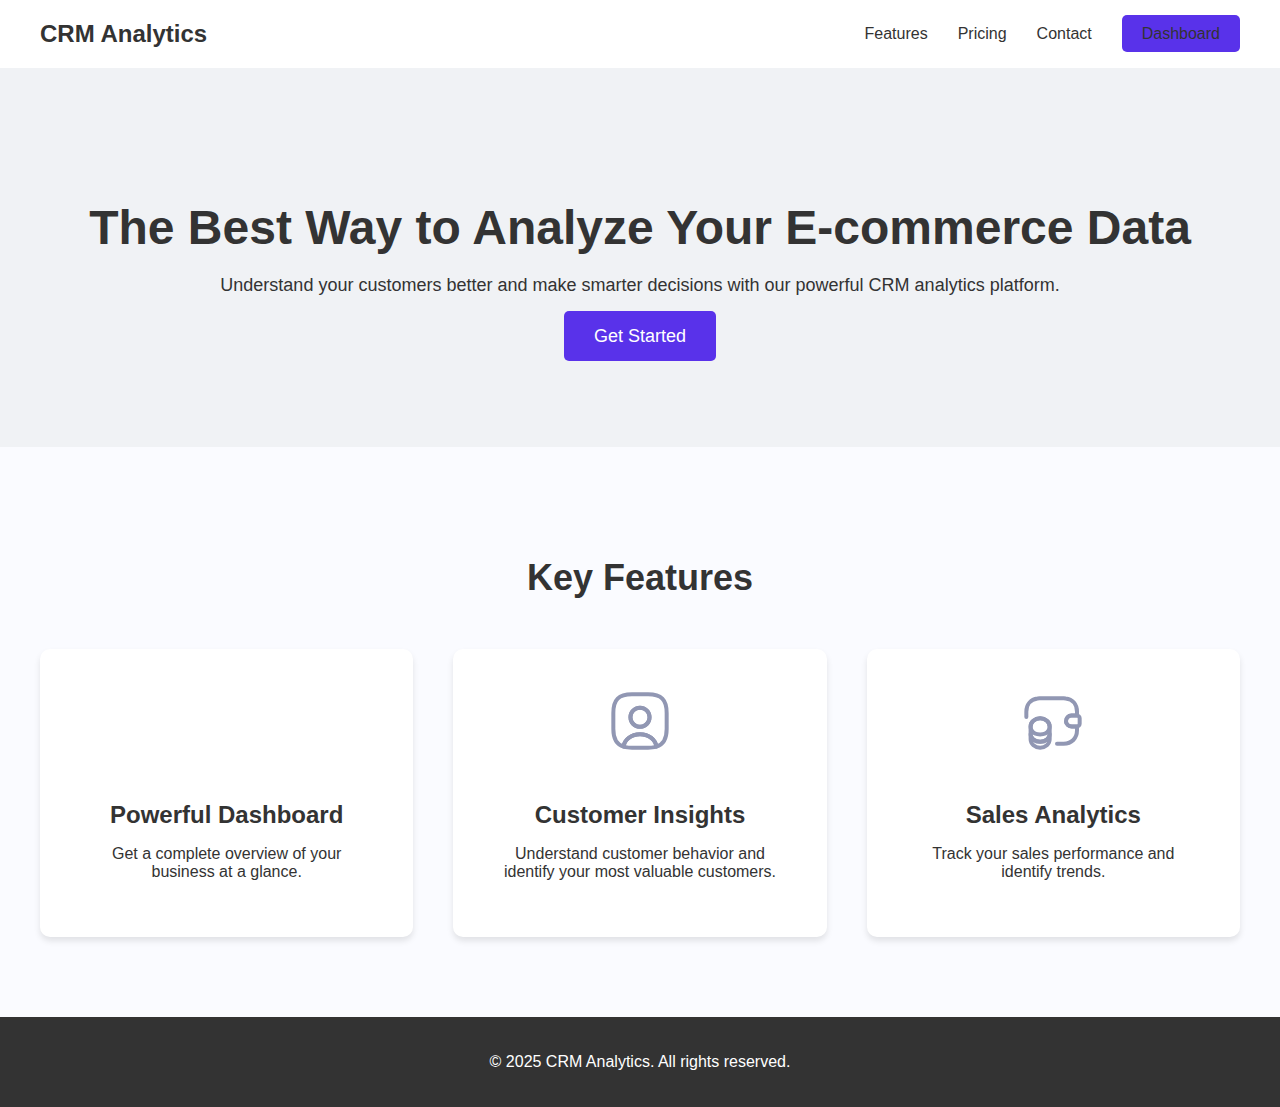
<file: index.html>
<!DOCTYPE html>
<html lang="en">
<head>
    <meta charset="UTF-8">
    <meta name="viewport" content="width=device-width, initial-scale=1.0">
    <title>CRM Analytics</title>
    <link rel="stylesheet" href="css/style.css">
</head>
<body>
    <nav class="navbar">
        <div class="container">
            <a href="#" class="logo">CRM Analytics</a>
            <ul class="nav-links">
                <li><a href="#features">Features</a></li>
                <li><a href="#pricing">Pricing</a></li>
                <li><a href="#contact">Contact</a></li>
                <li><a href="dashboard.html" class="btn">Dashboard</a></li>
            </ul>
        </div>
    </nav>

    <header class="hero">
        <div class="container">
            <h1>The Best Way to Analyze Your E-commerce Data</h1>
            <p>Understand your customers better and make smarter decisions with our powerful CRM analytics platform.</p>
            <a href="dashboard.html" class="btn btn-primary">Get Started</a>
        </div>
    </header>

    <section id="features" class="features">
        <div class="container">
            <h2>Key Features</h2>
            <div class="feature-grid">
                <div class="feature-item">
                    <img src="images/icon-dashboard.svg" alt="Dashboard Icon">
                    <h3>Powerful Dashboard</h3>
                    <p>Get a complete overview of your business at a glance.</p>
                </div>
                <div class="feature-item">
                    <img src="images/icon-customers.svg" alt="Customers Icon">
                    <h3>Customer Insights</h3>
                    <p>Understand customer behavior and identify your most valuable customers.</p>
                </div>
                <div class="feature-item">
                    <img src="images/icon-sales.svg" alt="Sales Icon">
                    <h3>Sales Analytics</h3>
                    <p>Track your sales performance and identify trends.</p>
                </div>
            </div>
        </div>
    </section>

    <footer class="footer">
        <div class="container">
            <p>&copy; 2025 CRM Analytics. All rights reserved.</p>
        </div>
    </footer>
</body>
</html>
</file>
<file: css/style.css>
/* General Styles */
body {
    font-family: 'Poppins', sans-serif;
    background-color: #FAFBFF;
    margin: 0;
    padding: 0;
    color: #333;
}

.container {
    max-width: 1200px;
    margin: 0 auto;
    padding: 0 20px;
}

/* Navbar */
.navbar {
    background-color: #FFFFFF;
    padding: 20px 0;
    box-shadow: 0 2px 4px rgba(0,0,0,0.1);
}

.navbar .container {
    display: flex;
    justify-content: space-between;
    align-items: center;
}

.logo {
    font-size: 24px;
    font-weight: 600;
    color: #333;
    text-decoration: none;
}

.nav-links {
    list-style: none;
    margin: 0;
    padding: 0;
    display: flex;
    align-items: center;
}

.nav-links li {
    margin-left: 30px;
}

.nav-links a {
    text-decoration: none;
    color: #333;
    font-size: 16px;
}

.btn {
    background-color: #5932EA;
    color: #FFFFFF;
    padding: 10px 20px;
    border-radius: 5px;
    text-decoration: none;
}

/* Hero Section */
.hero {
    background-color: #F0F2F5;
    padding: 100px 0;
    text-align: center;
}

.hero h1 {
    font-size: 48px;
    margin-bottom: 20px;
}

.hero p {
    font-size: 18px;
    margin-bottom: 30px;
}

.btn-primary {
    font-size: 18px;
    padding: 15px 30px;
}

/* Features Section */
.features {
    padding: 80px 0;
    text-align: center;
}

.features h2 {
    font-size: 36px;
    margin-bottom: 50px;
}

.feature-grid {
    display: grid;
    grid-template-columns: repeat(3, 1fr);
    gap: 40px;
}

.feature-item {
    background-color: #FFFFFF;
    padding: 40px;
    border-radius: 10px;
    box-shadow: 0 4px 6px rgba(0,0,0,0.1);
}

.feature-item img {
    width: 64px;
    height: 64px;
    margin-bottom: 20px;
}

.feature-item h3 {
    font-size: 24px;
    margin-bottom: 10px;
}

/* Footer */
.footer {
    background-color: #333;
    color: #FFFFFF;
    padding: 20px 0;
    text-align: center;
}

/* Dashboard Styles */
.container-dashboard {
    display: flex;
}

.sidebar {
    width: 306px;
    background-color: #FFFFFF;
    padding: 20px;
    height: 100vh;
    display: flex;
    flex-direction: column;
}

.sidebar .logo h2 {
    font-size: 26px;
    font-weight: 600;
    margin-bottom: 50px;
}

.menu {
    list-style: none;
    padding: 0;
    margin: 0;
    flex-grow: 1;
}

.menu li {
    margin-bottom: 20px;
}

.menu li a {
    text-decoration: none;
    color: #9197B3;
    font-size: 14px;
    font-weight: 400;
    display: block;
    padding: 10px 20px;
    border-radius: 8px;
}

.menu li.active a {
    background-color: #5932EA;
    color: #FFFFFF;
}

.profile {
    display: flex;
    align-items: center;
    margin-top: auto;
}

.profile img {
    width: 42px;
    height: 42px;
    border-radius: 50%;
    margin-right: 10px;
}

.profile-info p {
    font-size: 14px;
    font-weight: 400;
    margin: 0;
}

.profile-info span {
    font-size: 12px;
    color: #757575;
}

.main-content {
    flex-grow: 1;
    padding: 20px;
}

.main-content header {
    display: flex;
    justify-content: space-between;
    align-items: center;
    margin-bottom: 30px;
}

.greeting h3 {
    font-size: 24px;
    font-weight: 400;
}

.search input {
    width: 216px;
    height: 38px;
    border-radius: 12px;
    border: none;
    padding: 0 15px;
    background-color: #FFFFFF;
}

.cards {
    display: grid;
    grid-template-columns: repeat(3, 1fr);
    gap: 30px;
    margin-bottom: 30px;
}

.card {
    background-color: #FFFFFF;
    padding: 20px;
    border-radius: 30px;
    box-shadow: 0px 10px 60px 0px rgba(226, 236, 249, 0.5);
}

.card h4 {
    font-size: 14px;
    font-weight: 400;
    color: #ACACAC;
    margin: 0 0 10px 0;
}

.card p {
    font-size: 32px;
    font-weight: 600;
    margin: 0 0 10px 0;
}

.card span {
    font-size: 12px;
}

.arrow-up {
    display: inline-block;
    width: 0;
    height: 0;
    border-left: 5px solid transparent;
    border-right: 5px solid transparent;
    border-bottom: 5px solid #00AC4F;
    margin-right: 5px;
}

.arrow-down {
    display: inline-block;
    width: 0;
    height: 0;
    border-left: 5px solid transparent;
    border-right: 5px solid transparent;
    border-top: 5px solid #D0004B;
    margin-right: 5px;
}

.overview {
    background-color: #FFFFFF;
    padding: 20px;
    border-radius: 30px;
    box-shadow: 0px 10px 60px 0px rgba(226, 236, 249, 0.5);
    margin-bottom: 30px;
}

.overview-header {
    display: flex;
    justify-content: space-between;
    align-items: center;
    margin-bottom: 20px;
}

.overview-header h4 {
    font-size: 22px;
    font-weight: 600;
}

.overview-filter select {
    width: 118px;
    height: 38px;
    border-radius: 10px;
    border: 1px solid #F9FBFF;
    padding: 0 10px;
    color: #7E7E7E;
}

.chart img {
    width: 100%;
}

.customers {
    background-color: #FFFFFF;
    padding: 20px;
    border-radius: 30px;
    box-shadow: 0px 10px 60px 0px rgba(226, 236, 249, 0.5);
    margin-bottom: 30px;
}

.customers-header {
    margin-bottom: 20px;
}

.customers-header h4 {
    font-size: 22px;
    font-weight: 600;
}

.customers-header span {
    font-size: 14px;
    color: #ACACAC;
}

.customer-chart img {
    width: 100%;
}

.product-sell {
    background-color: #FFFFFF;
    padding: 20px;
    border-radius: 30px;
    box-shadow: 0px 10px 60px 0px rgba(226, 236, 249, 0.5);
}

.product-sell-header {
    display: flex;
    justify-content: space-between;
    align-items: center;
    margin-bottom: 20px;
}

.product-sell-header h4 {
    font-size: 22px;
    font-weight: 600;
}

.product-filter input {
    width: 216px;
    height: 38px;
    border-radius: 10px;
    border: 1px solid #F9FBFF;
    padding: 0 15px;
    margin-right: 10px;
}

.product-filter select {
    width: 135px;
    height: 38px;
    border-radius: 10px;
    border: 1px solid #F9FBFF;
    padding: 0 10px;
    color: #7E7E7E;
}

table {
    width: 100%;
    border-collapse: collapse;
}

thead th {
    text-align: left;
    padding: 10px;
    color: #B5B7C0;
    font-size: 14px;
    font-weight: 400;
    border-bottom: 1px solid #EEEEEE;
}

tbody td {
    padding: 10px;
    border-bottom: 1px solid #EEEEEE;
}

.product-info {
    display: flex;
    align-items: center;
}

.product-info img {
    width: 90px;
    height: 56px;
    border-radius: 8px;
    margin-right: 20px;
}

.product-info p {
    font-size: 18px;
    font-weight: 600;
    margin: 0;
}

.product-info span {
    font-size: 12px;
    color: #9197B3;
}
</file>
